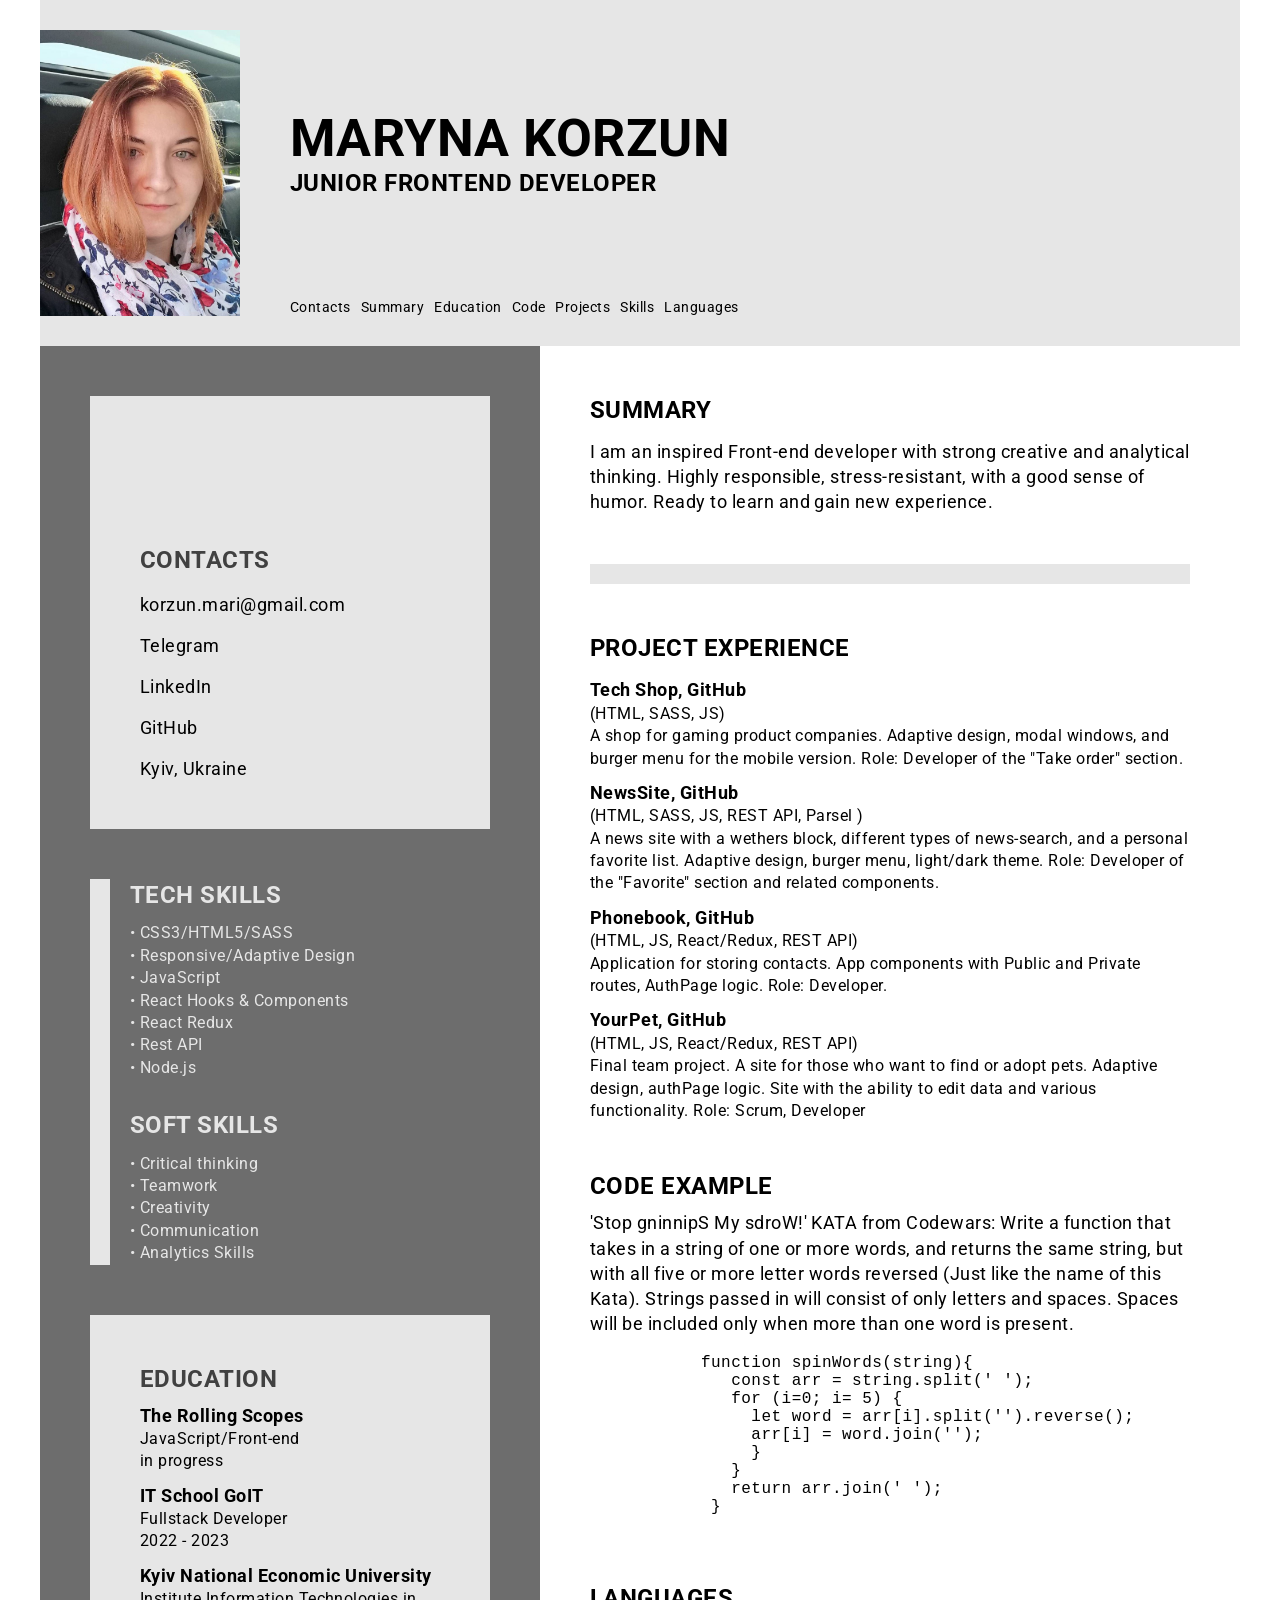
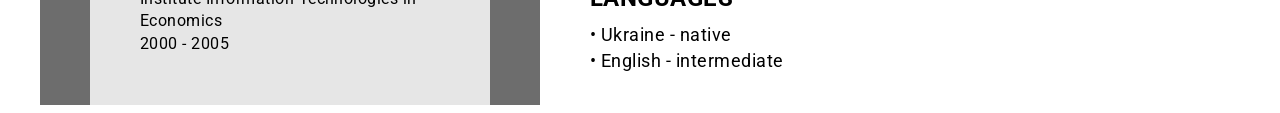
<file: index.html>
<!DOCTYPE html>
<html lang="en">
  <head>
    <meta charset="UTF-8" />
    <meta name="viewport" content="width=device-width, initial-scale=1.0" />
    <title>RS-cv</title>
    <link
      href="https://fonts.googleapis.com/css2?family=Open+Sans:ital,wght@0,300..800;1,300..800&family=Roboto:ital,wght@0,100;0,300;0,400;0,500;0,700;0,900;1,100;1,300;1,400;1,500;1,700;1,900&display=swap"
      rel="stylesheet">
    <link/>

    <link rel="stylesheet" href="style.css"><link/>
  </head>
  <body>
    <header class="container">
      <div class="header_main">
        <img src="assets/img/photo.jpg" alt="my photo" class="header_photo" />
        <div class="header_info">
          <h1 class="header_name">Maryna Korzun</h1>
          <h2 class="header_position">junior frontend developer</h2>
          <nav>
            <ul class="header_nav">
              <li><a href="" class="header_nav--item">Contacts</a></li>
              <li><a href="" class="header_nav--item">Summary</a></li>
              <li><a href="" class="header_nav--item">Education</a></li>
              <li><a href="" class="header_nav--item">Code</a></li>
              <li><a href="" class="header_nav--item">Projects</a></li>
              <li><a href="" class="header_nav--item">Skills</a></li>
              <li><a href="" class="header_nav--item">Languages</a></li>
            </ul>
          </nav>
        </div>
      </div>
    </header>

    <main class="container main_main">
      <div class="main_left">
        <div class="contacts">
          <h2 class="title contacts-title">Contacts</h2>
          <ul class="contacts-list">
            <li>
              <a
                href="mailto:korzun.mari@gmail.com"
                title="email"
                class="contacts-item"
                >korzun.mari@gmail.com</a
              >
            </li>
            <li>
              <a href="https://t.me/Omenat83" class="contacts-item">Telegram</a>
            </li>
            <li>
              <a
                href="https://www.linkedin.com/in/maryna-korzun/"
                class="contacts-item"
                >LinkedIn</a
              >
            </li>
            <li>
              <a href="https://github.com/Omenat83" class="contacts-item"
                >GitHub</a
              >
            </li>
            <li>
              <a
                href="https://www.google.com/maps/place/%D0%9A%D0%B8%D1%97%D0%B2,+02000/@50.4015698,30.2030544,10z/data=!3m1!4b1!4m6!3m5!1s0x40d4cf4ee15a4505:0x764931d2170146fe!8m2!3d50.4503596!4d30.5245025!16zL20vMDJzbjM0?entry=ttu"
                class="contacts-item"
                >Kyiv, Ukraine</a
              >
            </li>
          </ul>
        </div>

        <div class="skills">
          <div class="line"></div>
          <div class="skills-list">
            <div>
              <h2 class="title skills-title">tech skills</h2>
              <ul class="skills-block">
                <li>&bull; CSS3/HTML5/SASS</li>
                <li>&bull; Responsive/Adaptive Design</li>
                <li>&bull; JavaScript</li>
                <li>&bull; React Hooks & Components</li>
                <li>&bull; React Redux</li>
                <li>&bull; Rest API</li>
                <li>&bull; Node.js</li>
              </ul>
            </div>
            <div>
              <h2 class="title skills-title">soft skills</h2>
              <ul class="skills-block">
                <li>&bull; Critical thinking</li>
                <li>&bull; Teamwork</li>
                <li>&bull; Creativity</li>
                <li>&bull; Communication</li>
                <li>&bull; Analytics Skills</li>
              </ul>
            </div>
          </div>
        </div>

        <div class="education">
          <h2 class="title contacts-title">Education</h2>
          <ul class="education-list">
            <li>
              <p class="education-list-title">The Rolling Scopes</p>
              <p>JavaScript/Front-end</p>
              <p>in progress</p>
            </li>
            <li>
              <p class="education-list-title">IT School GoIT</p>
              <p>Fullstack Developer</p>
              <p>2022 - 2023</p>
            </li>
            <li>
              <p class="education-list-title">
                Kyiv National Economic University
              </p>
              <p>Institute Information Technologies in Economics</p>
              <p>2000 - 2005</p>
            </li>
          </ul>
        </div>
      </div>

      <div class="main_right">
        <div>
          <h2 class="title">Summary</h2>
          <p class="summary">
            I am an inspired Front-end developer with strong creative and
            analytical thinking. Highly responsible, stress-resistant, with a
            good sense of humor. Ready to learn and gain new experience.
          </p>
        </div>

        <div class="line-horizontal"></div>

        <div>
          <h2 class="title">Project experience</h2>
          <ul class="projects_list">
            <li>
              <a
                href="https://ol900ivas.github.io/team-project-12/order.html"
                class="projects_list-item"
                >Tech Shop,
              </a>
              <a
                href="https://github.com/Ol900ivas/team-project-12"
                class="projects_list-item"
                >GitHub</a
              >
              <p>(HTML, SASS, JS)</p>
              <p>
                A shop for gaming product companies. Adaptive design, modal
                windows, and burger menu for the mobile version. Role: Developer
                of the "Take order" section.
              </p>
            </li>
            <li>
              <a
                href="https://dimakhukr.github.io/project_13_js/l"
                class="projects_list-item"
                >NewsSite,
              </a>
              <a
                href="https://github.com/DimaKhUkr/project_13_js"
                class="projects_list-item"
                >GitHub</a
              >
              <p>(HTML, SASS, JS, REST API, Parsel )</p>
              <p>
                A news site with a wethers block, different types of
                news-search, and a personal favorite list. Adaptive design,
                burger menu, light/dark theme. Role: Developer of the "Favorite"
                section and related components.
              </p>
            </li>
            <li>
              <a
                href="https://omenat83.github.io/goit-react-hw-08-phonebook/"
                class="projects_list-item"
                >Phonebook,
              </a>
              <a
                href="https://github.com/Omenat83/goit-react-hw-08-phonebook"
                class="projects_list-item"
                >GitHub</a
              >
              <p>(HTML, JS, React/Redux, REST API)</p>
              <p>
                Application for storing contacts. App components with Public and
                Private routes, AuthPage logic. Role: Developer.
              </p>
            </li>
            <li>
              <a
                href="https://khailoandrey.github.io/final-project-frontend/"
                class="projects_list-item"
                >YourPet,
              </a>
              <a
                href="https://github.com/Omenat83/tesam_project_frontend_pets"
                class="projects_list-item"
                >GitHub</a
              >
              <p>(HTML, JS, React/Redux, REST API)</p>
              <p>
                Final team project. A site for those who want to find or adopt
                pets. Adaptive design, authPage logic. Site with the ability to
                edit data and various functionality. Role: Scrum, Developer
              </p>
            </li>
          </ul>
        </div>

        <div>
          <h2 class="title">Code Example</h2>
          <p class="code_cata">
            'Stop gninnipS My sdroW!' KATA from Codewars: Write a function that
            takes in a string of one or more words, and returns the same string,
            but with all five or more letter words reversed (Just like the name
            of this Kata). Strings passed in will consist of only letters and
            spaces. Spaces will be included only when more than one word is
            present.
          </p>
          <pre class="code_example"><code>
           function spinWords(string){ 
              const arr = string.split(' ');
              for (i=0; i<arr.length; i++) {
                <if (arr[i].length >= 5) {
                let word = arr[i].split('').reverse();
                arr[i] = word.join('');
                }
              }
              return arr.join(' ');
            }
         </code></pre>
        </div>

        <div>
          <h2 class="title">Languages</h2>
          <ul class="languages_list">
            <li>&bull; Ukraine - native</li>
            <li>&bull; English - intermediate</li>
          </ul>
        </div>
      </div> 
    </main>
  </body>
</html>
</file>
<file: style.css>
ul,
li {
  list-style: none;
  padding: 0;
  margin: 0;
}

a {
  text-decoration: none;
}

h1,
h2,
h3,
h4,
h5,
h6,
p {
  margin-bottom: 0;
  margin-top: 0;
}

img {
  display: block;
  max-width: 100%;
  height: auto;
}

body {
  font-family: Roboto, sans-serif;
  letter-spacing: 0.03em;
  margin-left: auto;
  margin-right: auto;
  margin-top: 0;
}
.container {
  margin-left: auto;
  margin-right: auto;
  width: 1200px;
  /* padding-left: 15px;
  padding-right: 15px; */
}
/* -------header----- */
.header_main {
  padding-top: 30px;
  padding-bottom: 30px;
  /* padding-left: auto;
  padding-right: auto; */
  display: flex;
  gap: 50px;
  background-color: #e6e6e6;
}

.header_photo {
  width: 200px;
  object-fit: cover;
}
.header_info {
  display: flex;
  flex-direction: column;
  justify-content: flex-end;
}
.header_name {
  font-size: 52px;
  text-transform: uppercase;
}
.header_position {
  font-size: 24px;
  text-transform: uppercase;
}
.header_nav {
  display: flex;
  gap: 10px;
  margin-top: 100px;
}
.header_nav--item {
  font-size: 14px;
  color: black;
}
.header_nav--item:hover {
  color: rgb(65, 65, 65);
}

/*------main----------*/
.main_main {
  display: flex;
  flex-direction: row;
}

.main_left {
  width: 40%;
  background-color: #6d6d6d;
  padding-left: 50px;
  padding-top: 50px;
  padding-right: 50px;
  display: flex;
  gap: 50px;
  flex-direction: column;
}

.contacts {
  background-color: #e6e6e6;
  padding-left: 50px;
  padding-bottom: 50px;
  padding-top: 150px;
}
.contacts-list {
  display: flex;
  flex-direction: column;
  gap: 20px;
  margin-top: 20px;
}
.contacts-item {
  color: black;
  font-size: 18px;
}
.contacts-item:hover {
  color: rgb(65, 65, 65);
}
.title {
  font-size: 24px;
  text-transform: uppercase;
}
.contacts-title {
  color: rgb(65, 65, 65);
}
.skills {
  display: flex;
  gap: 20px;
  color: #e6e6e6;
}
.line {
  width: 20px;
  background-color: #e6e6e6;
}
.skills-list {
  display: flex;
  flex-direction: column;
  gap: 30px;
  line-height: 1.4;
}
.skills-block {
  margin-top: 10px;
  font-size: 16px;
}

.education {
  background-color: #e6e6e6;
  padding: 50px;
}
.education-list {
  display: flex;
  flex-direction: column;
  gap: 10px;
  margin-top: 10px;
  font-size: 16px;
  line-height: 1.4;
}
.education-list-title {
  font-size: 18px;
  font-weight: 700;
}
.main_right {
  width: 60%;
  background-color: white;
  padding-left: 50px;
  padding-top: 50px;
  padding-right: 50px;
  display: flex;
  gap: 50px;
  flex-direction: column;
}
.summary {
  margin-top: 15px;
  font-size: 18px;
  line-height: 1.4;
}
.line-horizontal {
  background-color: #e6e6e6;
  width: 100%;
  height: 20px;
}
.projects_list {
  padding-top: 15px;
  display: flex;
  flex-direction: column;
  gap: 10px;
  line-height: 1.4;
}
.projects_list-item {
  color: black;
  font-size: 18px;
  line-height: 1.4;
  font-weight: 700;
}
.projects_list-item:hover {
  color: rgb(65, 65, 65);
}
.code_cata {
  padding-top: 10px;
  font-size: 18px;
  line-height: 1.4;
}
.code_example {
  font-size: 16px;
  margin: 0;
}
.languages_list {
  margin-top: 10px;
  font-size: 18px;
  line-height: 1.4;
}
</file>
